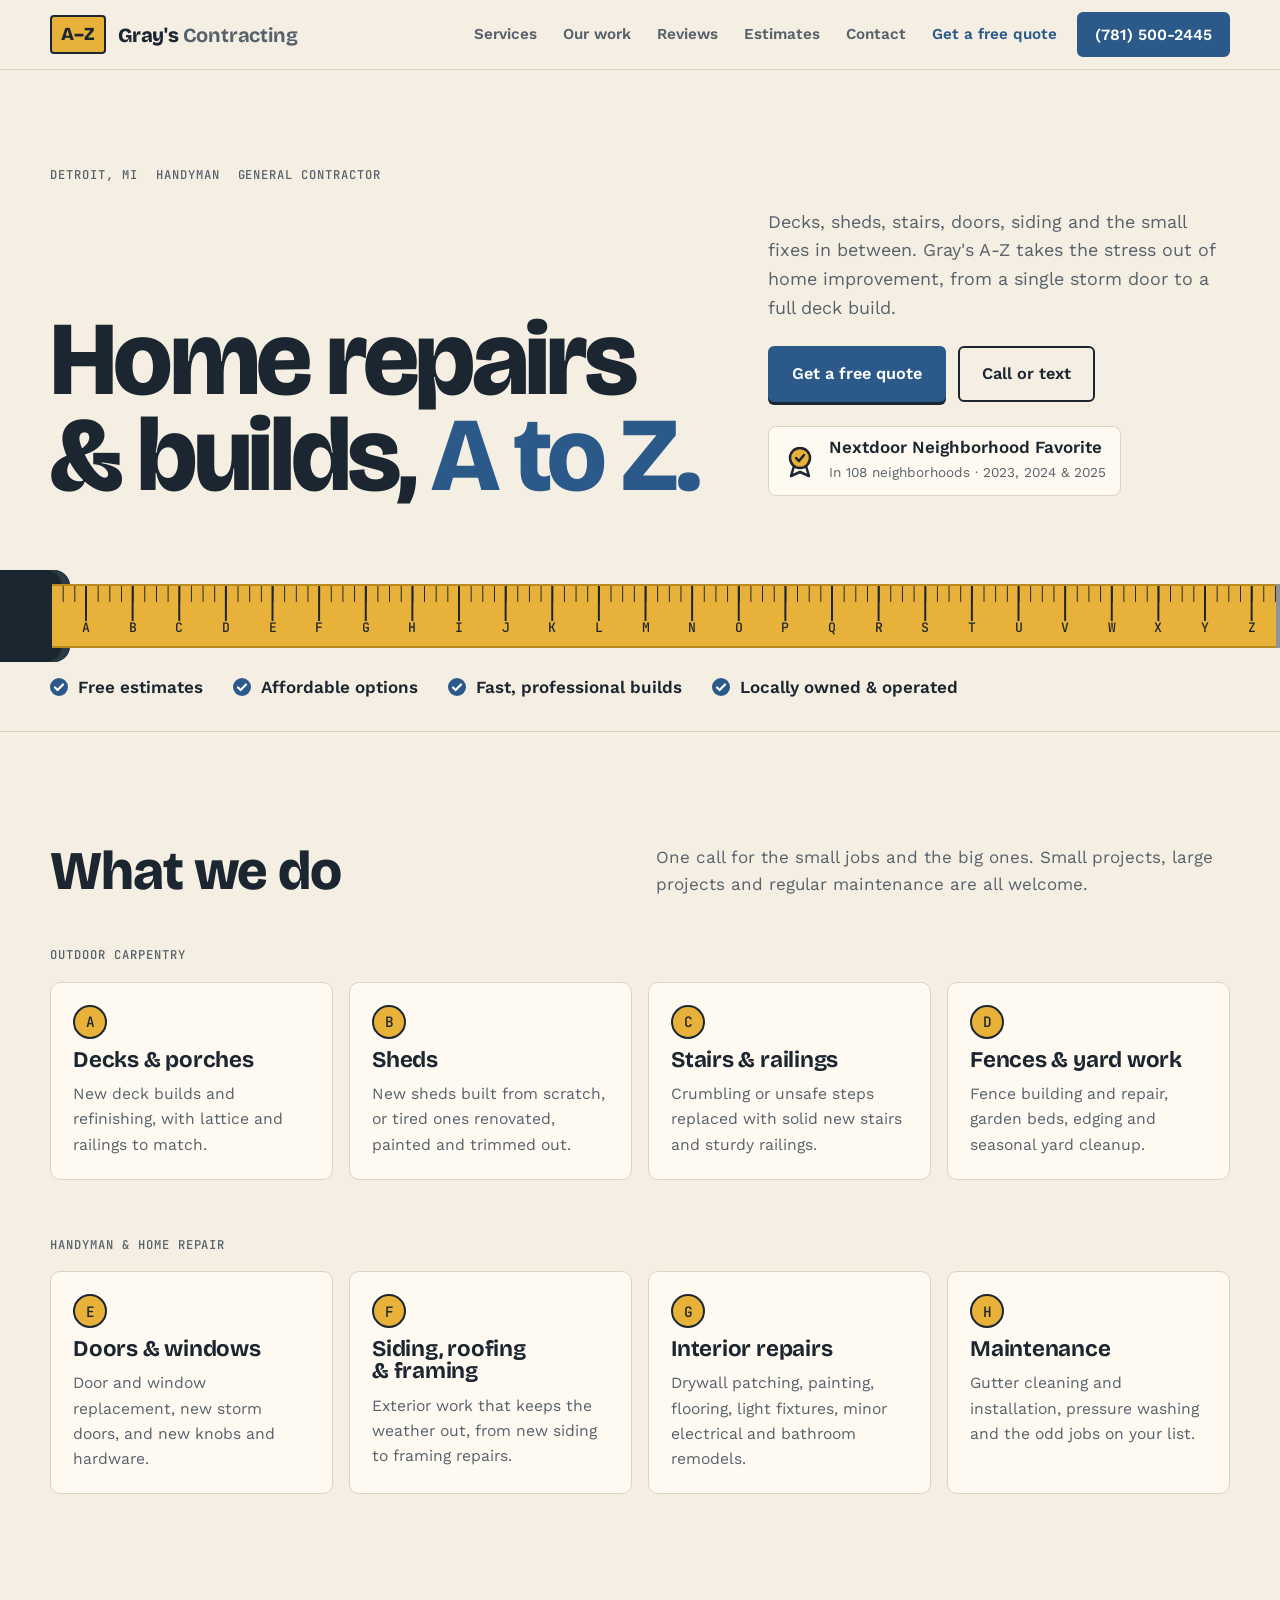
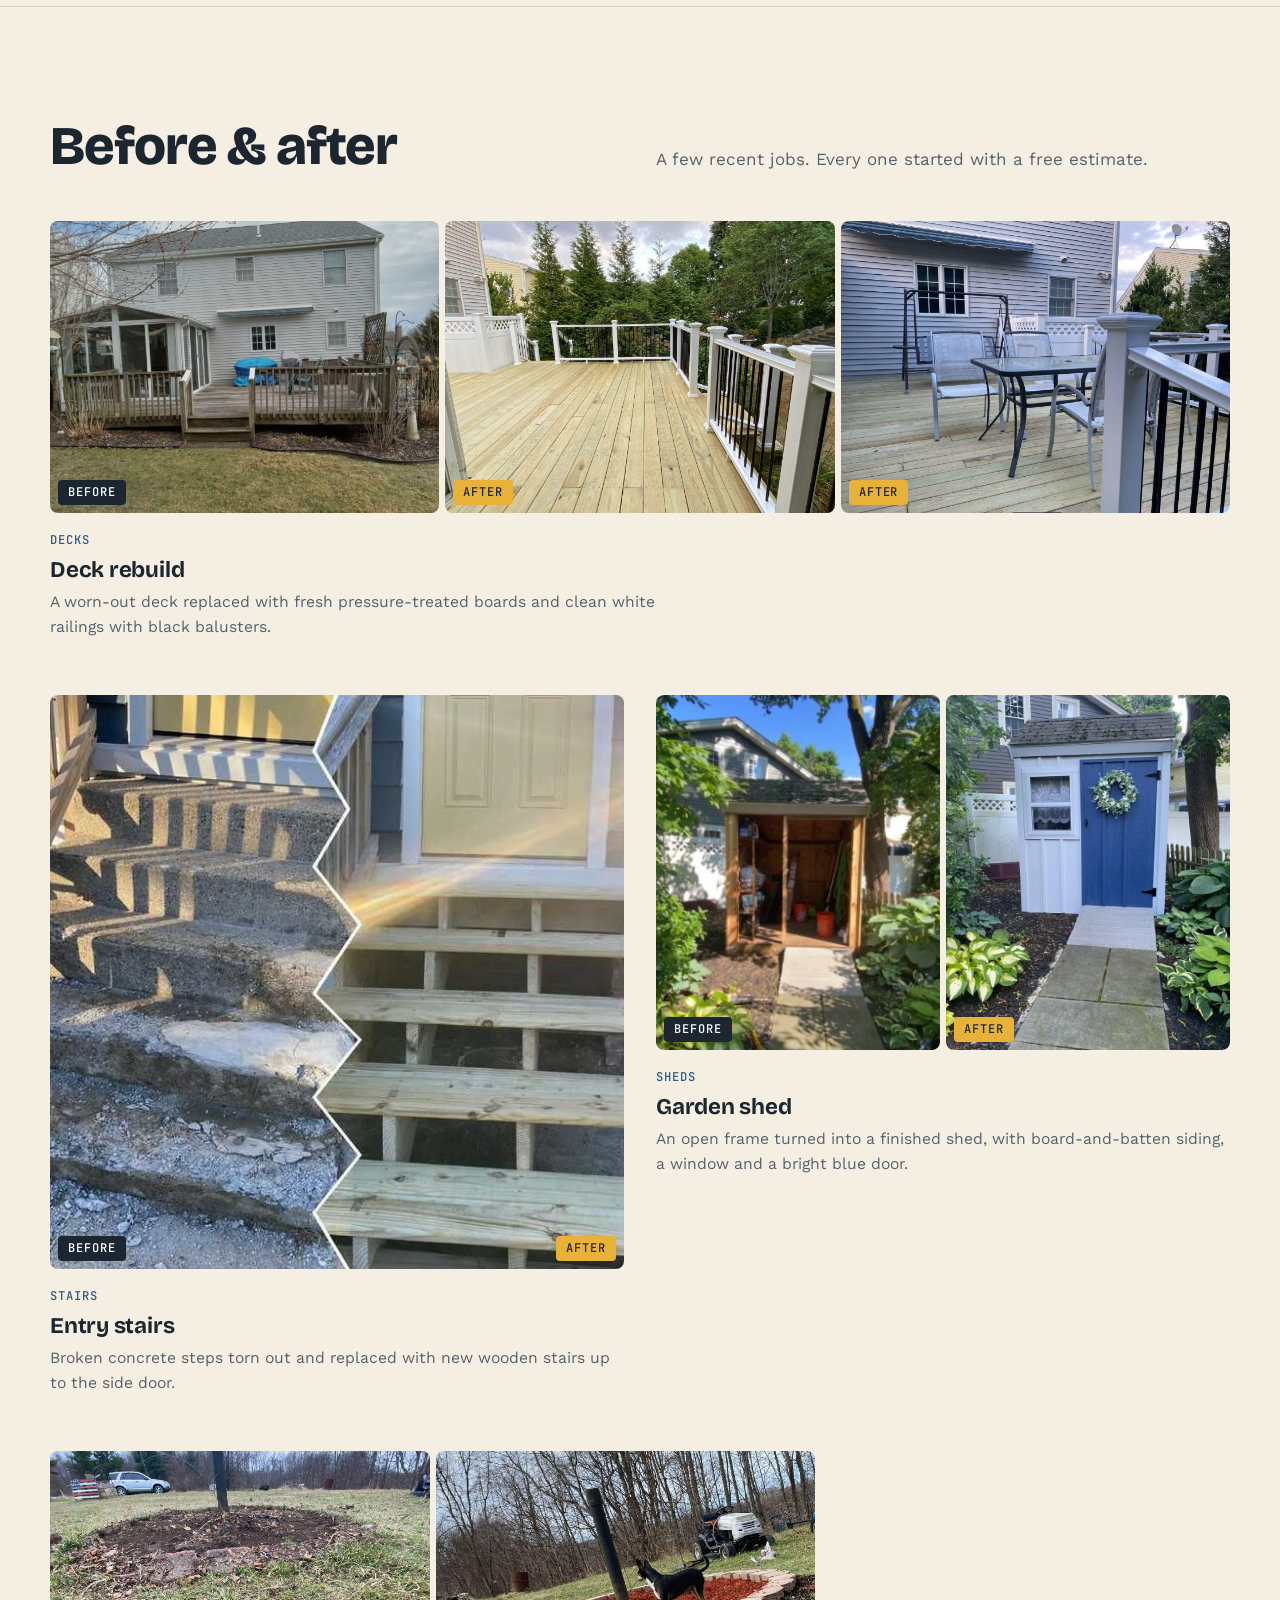
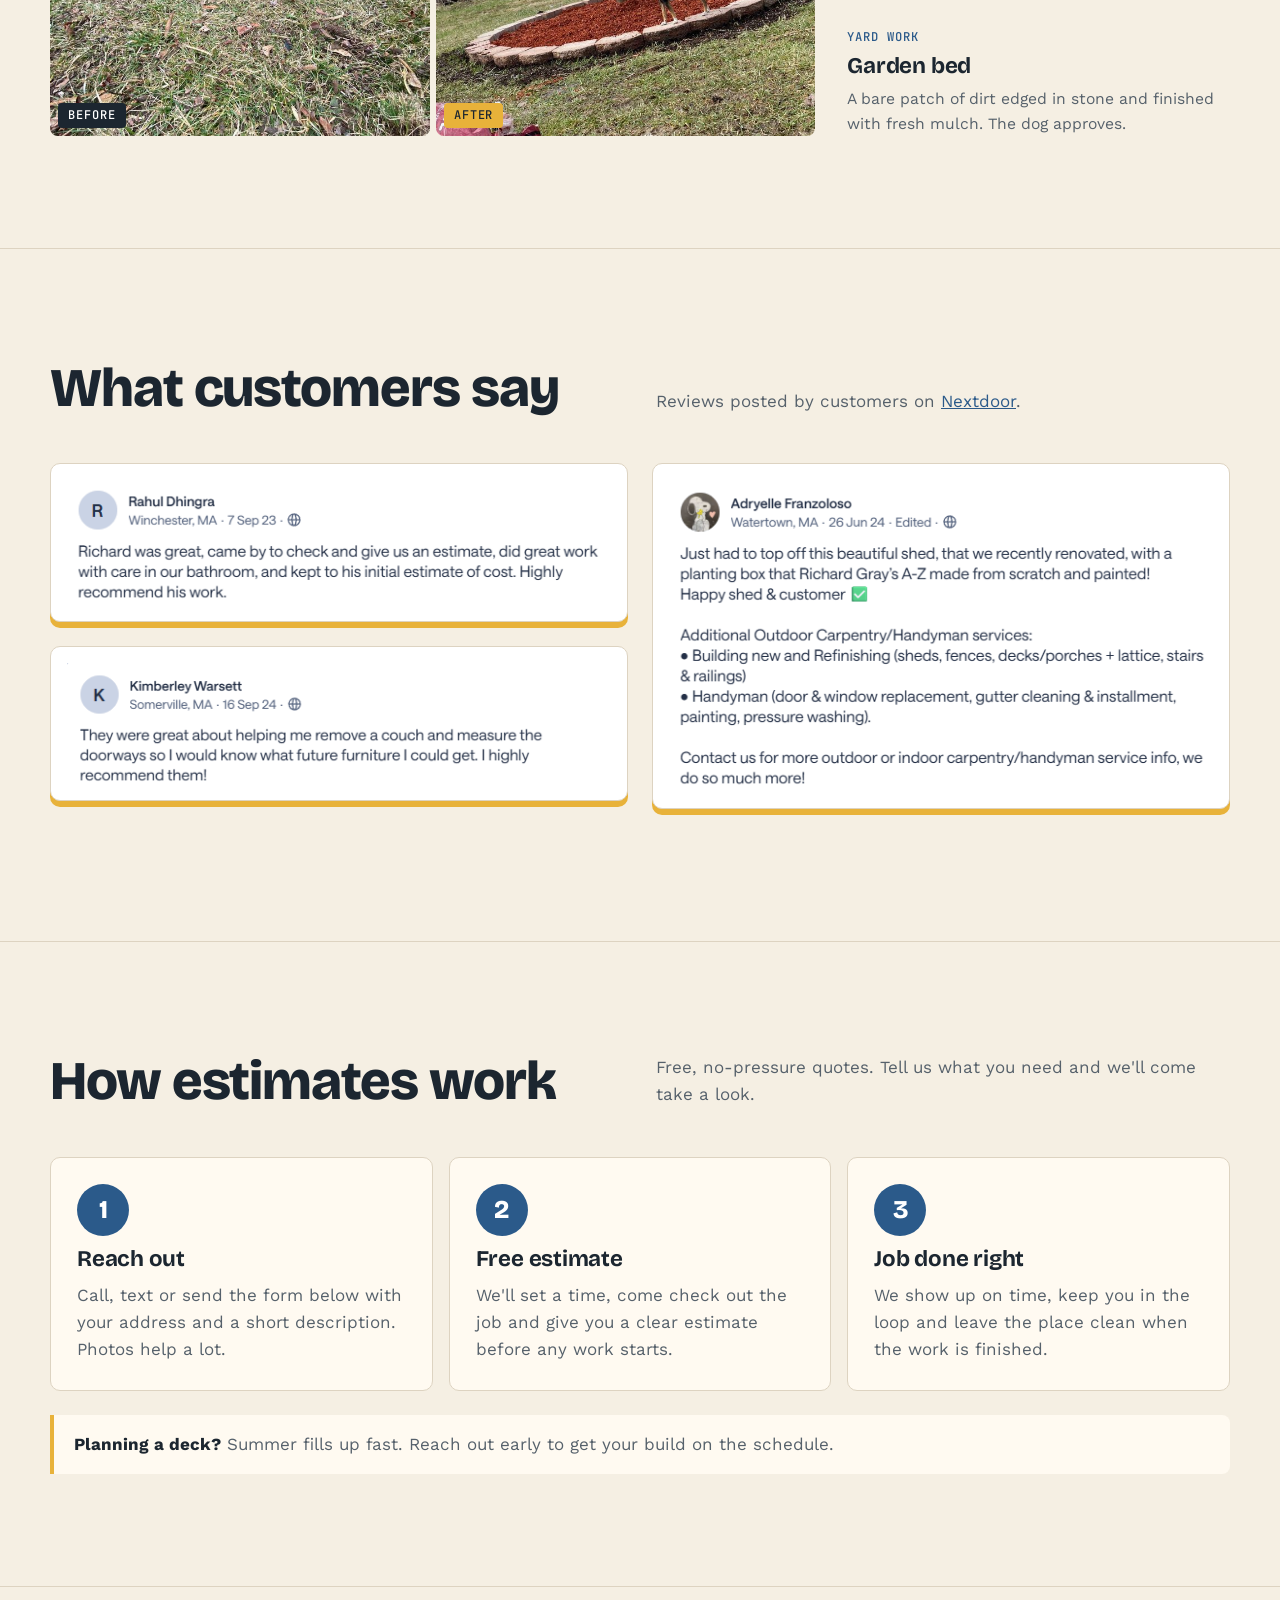
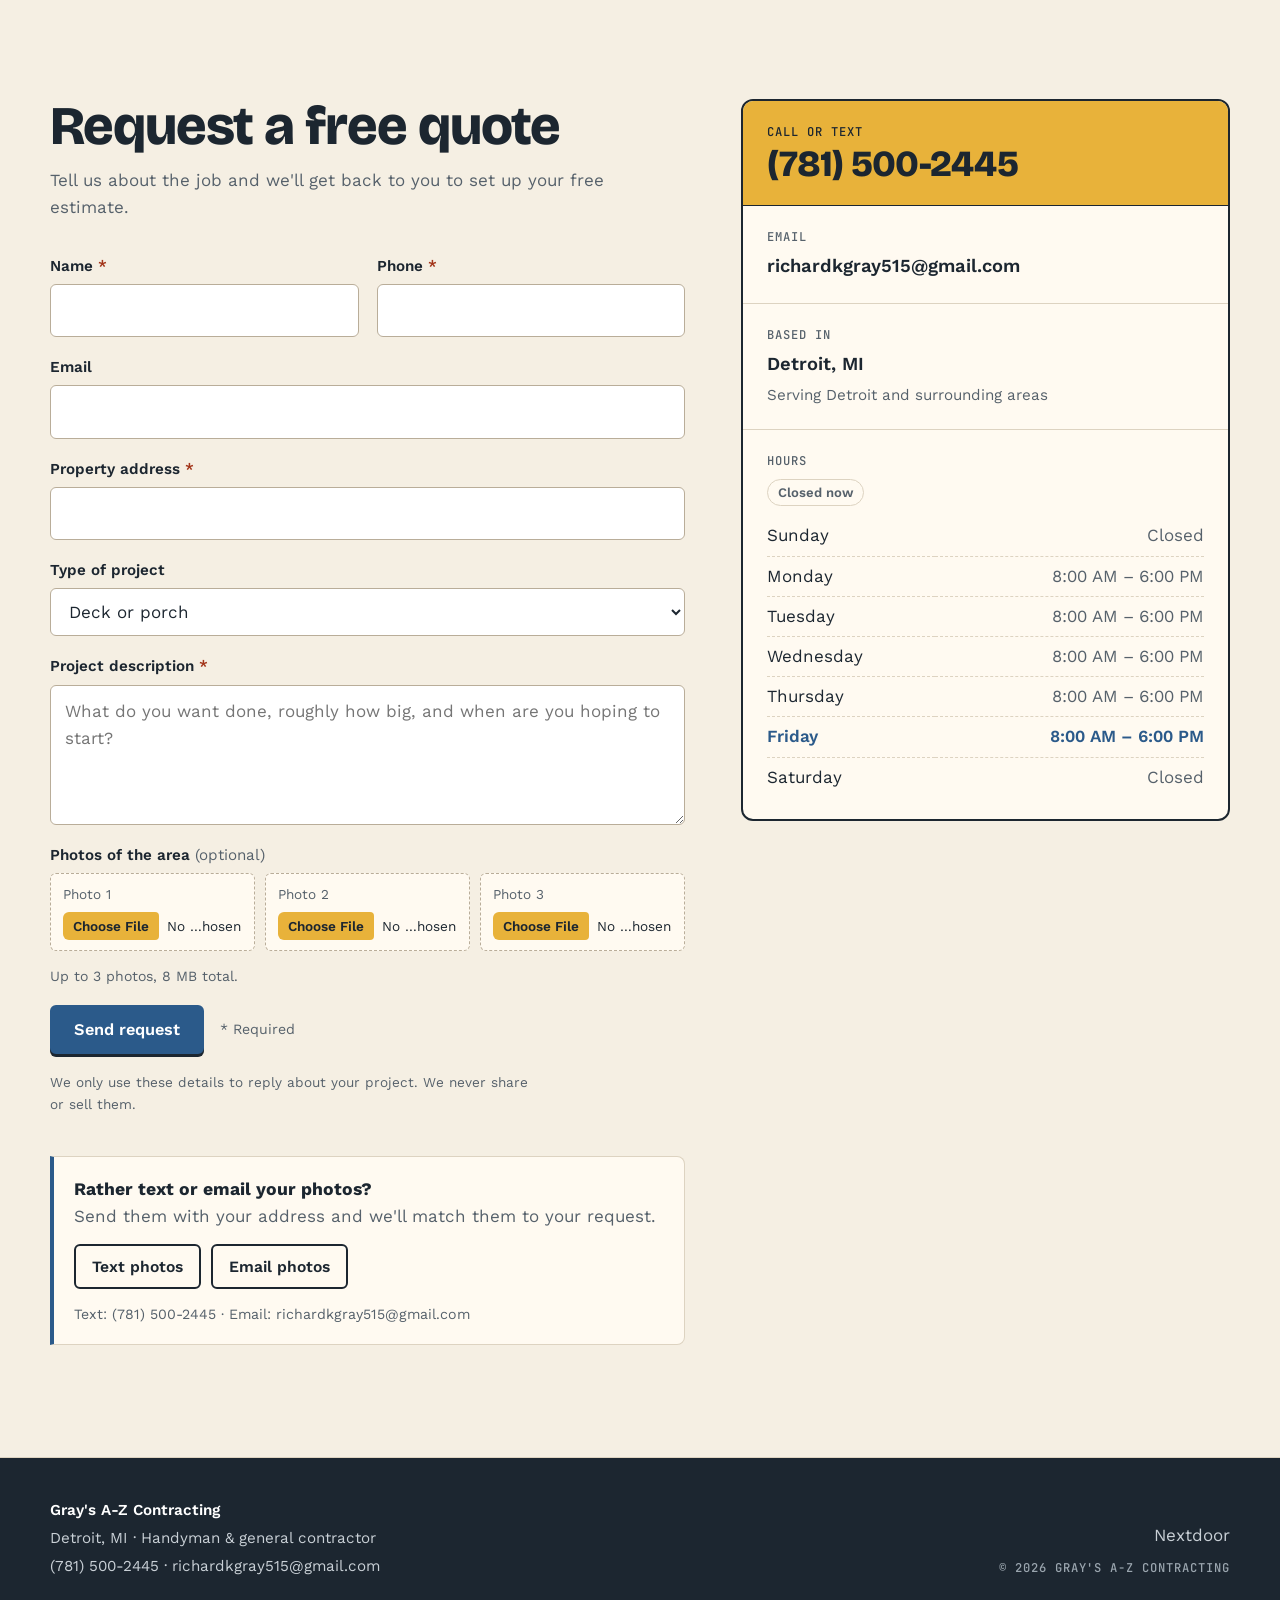
<file: index.html>
<!DOCTYPE html>
<html lang="en">
<head>
<meta charset="utf-8">
<meta name="viewport" content="width=device-width, initial-scale=1">
<title>Gray's A-Z Contracting | Handyman &amp; General Contractor in Detroit, MI</title>
<meta name="description" content="Gray's A-Z Contracting: decks, sheds, stairs, doors, siding, painting, drywall and handyman repairs in Detroit and Metro Detroit. Nextdoor Neighborhood Favorite. Free estimates: (781) 500-2445.">
<link rel="canonical" href="https://grays-az-contracting.netlify.app/">
<link rel="icon" href="assets/favicon.svg" type="image/svg+xml">
<meta name="theme-color" content="#1c2630">

<meta property="og:type" content="website">
<meta property="og:site_name" content="Gray's A-Z Contracting">
<meta property="og:title" content="Gray's A-Z Contracting | Handyman &amp; General Contractor in Detroit">
<meta property="og:description" content="Decks, sheds, stairs, doors, siding and home repairs, A to Z. Free estimates.">
<meta property="og:url" content="https://grays-az-contracting.netlify.app/">
<meta property="og:image" content="https://grays-az-contracting.netlify.app/assets/images/deck-after.jpg">
<meta property="og:image:width" content="712">
<meta property="og:image:height" content="510">
<meta property="og:image:alt" content="New pressure-treated deck with white railings built by Gray's A-Z Contracting">
<meta name="twitter:card" content="summary_large_image">

<script type="application/ld+json">
{
  "@context": "https://schema.org",
  "@type": "GeneralContractor",
  "name": "Gray's A-Z Contracting",
  "url": "https://grays-az-contracting.netlify.app/",
  "image": "https://grays-az-contracting.netlify.app/assets/images/deck-after.jpg",
  "telephone": "+1-781-500-2445",
  "email": "richardkgray515@gmail.com",
  "founder": { "@type": "Person", "name": "Richard Gray" },
  "address": {
    "@type": "PostalAddress",
    "addressLocality": "Detroit",
    "addressRegion": "MI",
    "addressCountry": "US"
  },
  "areaServed": [
    { "@type": "City", "name": "Detroit" },
    { "@type": "AdministrativeArea", "name": "Metro Detroit" }
  ],
  "openingHoursSpecification": [
    { "@type": "OpeningHoursSpecification", "dayOfWeek": ["Monday", "Tuesday", "Wednesday", "Thursday", "Friday"], "opens": "08:00", "closes": "18:00" }
  ],
  "award": "Nextdoor Neighborhood Favorite 2023, 2024 and 2025",
  "sameAs": [
    "https://nextdoor.com/page/grays-a-z-watertown-ma/"
  ]
}
</script>

<link rel="preconnect" href="https://fonts.googleapis.com">
<link rel="preconnect" href="https://fonts.gstatic.com" crossorigin>
<link href="https://fonts.googleapis.com/css2?family=Bricolage+Grotesque:opsz,wght@12..96,700;12..96,800&family=Work+Sans:wght@400;600&family=JetBrains+Mono:wght@500&display=swap" rel="stylesheet">
<link rel="stylesheet" href="style.css">
</head>
<body>

<a class="skip" href="#main">Skip to content</a>

<header class="topbar">
  <div class="wrap">
    <a class="brand" href="#main" aria-label="Gray's A-Z Contracting home">
      <span class="brand-mark">A–Z</span>
      <span class="brand-name">Gray's <span>Contracting</span></span>
    </a>
    <nav class="nav" id="site-nav" aria-label="Main">
      <a class="link" href="#services">Services</a>
      <a class="link" href="#work">Our work</a>
      <a class="link" href="#reviews">Reviews</a>
      <a class="link" href="#estimates">Estimates</a>
      <a class="link" href="#contact">Contact</a>
      <a class="link link-quote" href="#quote">Get a free quote</a>
    </nav>
    <div class="top-actions">
      <a class="btn btn-solid" href="tel:+17815002445" aria-label="Call (781) 500-2445"><span class="call-full">(781) 500-2445</span><span class="call-short">Call</span></a>
      <button class="menu-toggle" type="button" aria-expanded="false" aria-controls="site-nav">Menu</button>
    </div>
  </div>
</header>

<main id="main" tabindex="-1">
  <section class="hero">
    <div class="wrap">
      <div class="eyebrow">
        <span class="mono">Detroit, MI</span>
        <span class="mono">Handyman</span>
        <span class="mono">General contractor</span>
      </div>
      <div class="hero-grid">
        <h1>Home repairs <span class="nowrap">&amp; builds,</span> <em>A&nbsp;to&nbsp;Z.</em></h1>
        <div class="hero-side">
          <p>Decks, sheds, stairs, doors, siding and the small fixes in between. Gray's A-Z takes the stress out of home improvement, from a single storm door to a full deck build.</p>
          <div class="cta-row">
            <a class="btn btn-solid" href="#quote">Get a free quote</a>
            <a class="btn btn-line" href="tel:+17815002445">Call or text</a>
          </div>
          <div class="award">
            <svg width="34" height="34" viewBox="0 0 34 34" aria-hidden="true">
              <circle cx="17" cy="14" r="10" fill="#e8b23a" stroke="#1c2630" stroke-width="2.5"/>
              <path d="M11 22 L8 32 L17 28 L26 32 L23 22" fill="none" stroke="#1c2630" stroke-width="2.5" stroke-linejoin="round"/>
              <path d="M13 14 l3 3 l5 -6" fill="none" stroke="#1c2630" stroke-width="2.5" stroke-linecap="round" stroke-linejoin="round"/>
            </svg>
            <div>
              <strong>Nextdoor Neighborhood Favorite</strong>
              <span>In 108 neighborhoods · 2023, 2024 &amp; 2025</span>
            </div>
          </div>
        </div>
      </div>
    </div>

    <div class="tape" aria-hidden="true">
      <div class="tape-blade">
        <span>A</span><span>B</span><span>C</span><span>D</span><span>E</span><span>F</span><span>G</span><span>H</span><span>I</span><span>J</span><span>K</span><span>L</span><span>M</span><span>N</span><span>O</span><span>P</span><span>Q</span><span>R</span><span>S</span><span>T</span><span>U</span><span>V</span><span>W</span><span>X</span><span>Y</span><span>Z</span>
      </div>
    </div>

    <div class="wrap">
      <ul class="promises">
        <li>Free estimates</li>
        <li>Affordable options</li>
        <li>Fast, professional builds</li>
        <li>Locally owned &amp; operated</li>
      </ul>
    </div>
  </section>

  <section class="block" id="services">
    <div class="wrap">
      <div class="block-head">
        <h2>What we do</h2>
        <p>One call for the small jobs and the big ones. Small projects, large projects and regular maintenance are all welcome.</p>
      </div>

      <div class="svc-group">
        <span class="mono">Outdoor carpentry</span>
        <div class="svc-grid">
          <article class="svc">
            <span class="num">A</span>
            <h3>Decks &amp; porches</h3>
            <p>New deck builds and refinishing, with lattice and railings to match.</p>
          </article>
          <article class="svc">
            <span class="num">B</span>
            <h3>Sheds</h3>
            <p>New sheds built from scratch, or tired ones renovated, painted and trimmed out.</p>
          </article>
          <article class="svc">
            <span class="num">C</span>
            <h3>Stairs &amp; railings</h3>
            <p>Crumbling or unsafe steps replaced with solid new stairs and sturdy railings.</p>
          </article>
          <article class="svc">
            <span class="num">D</span>
            <h3>Fences &amp; yard work</h3>
            <p>Fence building and repair, garden beds, edging and seasonal yard cleanup.</p>
          </article>
        </div>
      </div>

      <div class="svc-group">
        <span class="mono">Handyman &amp; home repair</span>
        <div class="svc-grid">
          <article class="svc">
            <span class="num">E</span>
            <h3>Doors &amp; windows</h3>
            <p>Door and window replacement, new storm doors, and new knobs and hardware.</p>
          </article>
          <article class="svc">
            <span class="num">F</span>
            <h3>Siding, roofing &amp; framing</h3>
            <p>Exterior work that keeps the weather out, from new siding to framing repairs.</p>
          </article>
          <article class="svc">
            <span class="num">G</span>
            <h3>Interior repairs</h3>
            <p>Drywall patching, painting, flooring, light fixtures, minor electrical and bathroom remodels.</p>
          </article>
          <article class="svc">
            <span class="num">H</span>
            <h3>Maintenance</h3>
            <p>Gutter cleaning and installation, pressure washing and the odd jobs on your list.</p>
          </article>
        </div>
      </div>
    </div>
  </section>

  <section class="block" id="work">
    <div class="wrap">
      <div class="block-head">
        <h2>Before &amp; after</h2>
        <p>A few recent jobs. Every one started with a free estimate.</p>
      </div>
      <div class="projects">
        <figure class="project wide">
          <div class="trio">
            <div class="shot">
              <img src="assets/images/deck-before.jpg" width="712" height="511" loading="lazy" alt="Before: a gray, weathered wood deck with worn railings behind a two-story house">
              <span class="tag">Before</span>
            </div>
            <div class="shot">
              <img src="assets/images/deck-after.jpg" width="712" height="510" loading="lazy" alt="After: new pressure-treated deck boards with white vinyl railing posts and black balusters">
              <span class="tag after">After</span>
            </div>
            <div class="shot">
              <img src="assets/images/deck-after-2.jpg" width="708" height="516" loading="lazy" alt="After: patio furniture set up on the finished deck beside the new white and black railing">
              <span class="tag after">After</span>
            </div>
          </div>
          <figcaption>
            <span class="mono">Decks</span>
            <h3>Deck rebuild</h3>
            <p>A worn-out deck replaced with fresh pressure-treated boards and clean white railings with black balusters.</p>
          </figcaption>
        </figure>

        <figure class="project">
          <div class="shot single">
            <img src="assets/images/stairs-before-after.jpg" width="600" height="600" loading="lazy" alt="Before and after: crumbling concrete entry steps on the left, new pressure-treated wood stairs at the same door on the right">
            <span class="tag">Before</span>
            <span class="tag after right">After</span>
          </div>
          <figcaption>
            <span class="mono">Stairs</span>
            <h3>Entry stairs</h3>
            <p>Broken concrete steps torn out and replaced with new wooden stairs up to the side door.</p>
          </figcaption>
        </figure>

        <figure class="project">
          <div class="pair">
            <div class="shot">
              <img src="assets/images/shed-before.jpg" width="294" height="510" loading="lazy" alt="Before: an open, unfinished wood-framed shed full of garden supplies">
              <span class="tag">Before</span>
            </div>
            <div class="shot">
              <img src="assets/images/shed-after.jpg" width="396" height="515" loading="lazy" alt="After: the shed finished in white board-and-batten with a blue door, a window and a wreath">
              <span class="tag after">After</span>
            </div>
          </div>
          <figcaption>
            <span class="mono">Sheds</span>
            <h3>Garden shed</h3>
            <p>An open frame turned into a finished shed, with board-and-batten siding, a window and a bright blue door.</p>
          </figcaption>
        </figure>

        <figure class="project wide">
          <div class="pair landscape">
            <div class="shot">
              <img src="assets/images/garden-bed-before.jpg" width="715" height="507" loading="lazy" alt="Before: a patchy circle of bare dirt and dead leaves around a post in the lawn">
              <span class="tag">Before</span>
            </div>
            <div class="shot">
              <img src="assets/images/garden-bed-after.jpg" width="707" height="512" loading="lazy" alt="After: the same spot edged with stone blocks and filled with red mulch">
              <span class="tag after">After</span>
            </div>
          </div>
          <figcaption>
            <span class="mono">Yard work</span>
            <h3>Garden bed</h3>
            <p>A bare patch of dirt edged in stone and finished with fresh mulch. The dog approves.</p>
          </figcaption>
        </figure>
      </div>
    </div>
  </section>

  <section class="block" id="reviews">
    <div class="wrap">
      <div class="block-head">
        <h2>What customers say</h2>
        <p>Reviews posted by customers on <a href="https://nextdoor.com/page/grays-a-z-watertown-ma/">Nextdoor</a>.</p>
      </div>
      <div class="reviews">
        <figure class="review">
          <img src="assets/images/review-rahul-dhingra.png" width="563" height="133" loading="lazy" alt="Review by Rahul Dhingra, 7 Sep 23: Richard was great, came by to check and give us an estimate, did great work with care in our bathroom, and kept to his initial estimate of cost. Highly recommend his work.">
        </figure>
        <figure class="review">
          <img src="assets/images/review-kimberley-warsett.png" width="569" height="131" loading="lazy" alt="Review by Kimberley Warsett, 16 Sep 24: They were great about helping me remove a couch and measure the doorways so I would know what future furniture I could get. I highly recommend them!">
        </figure>
        <figure class="review">
          <img src="assets/images/review-adryelle-franzoloso.png" width="560" height="325" loading="lazy" alt="Review by Adryelle Franzoloso, 26 Jun 24: Just had to top off this beautiful shed, that we recently renovated, with a planting box that Richard Gray's A-Z made from scratch and painted! Happy shed and customer. Additional outdoor carpentry and handyman services: building new and refinishing sheds, fences, decks and porches with lattice, stairs and railings; handyman work including door and window replacement, gutter cleaning and installment, painting and pressure washing. Contact us for more outdoor or indoor carpentry and handyman service info, we do so much more!">
        </figure>
      </div>
    </div>
  </section>

  <section class="block" id="estimates">
    <div class="wrap">
      <div class="block-head">
        <h2>How estimates work</h2>
        <p>Free, no-pressure quotes. Tell us what you need and we'll come take a look.</p>
      </div>
      <div class="steps">
        <div class="step">
          <span class="big">1</span>
          <h3>Reach out</h3>
          <p>Call, text or send the form below with your address and a short description. Photos help a lot.</p>
        </div>
        <div class="step">
          <span class="big">2</span>
          <h3>Free estimate</h3>
          <p>We'll set a time, come check out the job and give you a clear estimate before any work starts.</p>
        </div>
        <div class="step">
          <span class="big">3</span>
          <h3>Job done right</h3>
          <p>We show up on time, keep you in the loop and leave the place clean when the work is finished.</p>
        </div>
      </div>
      <p class="note"><strong>Planning a deck?</strong> Summer fills up fast. Reach out early to get your build on the schedule.</p>
    </div>
  </section>

  <section class="block" id="contact">
    <div class="wrap quote-grid">
      <div id="quote">
        <h2 class="quote-title">Request a free quote</h2>
        <p class="lead">Tell us about the job and we'll get back to you to set up your free estimate.</p>
        <form id="quote-form" name="quote" method="POST" action="/thanks.html" enctype="multipart/form-data" data-netlify="true" netlify-honeypot="company-website">
          <input type="hidden" name="form-name" value="quote">
          <p class="hp">
            <label for="q-hp">Leave this field empty</label>
            <input id="q-hp" name="company-website" tabindex="-1" autocomplete="off">
          </p>
          <div class="field">
            <label for="q-name">Name <span class="req" aria-hidden="true">*</span></label>
            <input id="q-name" name="name" autocomplete="name" required>
          </div>
          <div class="field">
            <label for="q-phone">Phone <span class="req" aria-hidden="true">*</span></label>
            <input id="q-phone" name="phone" type="tel" autocomplete="tel" required>
          </div>
          <div class="field full">
            <label for="q-email">Email</label>
            <input id="q-email" name="email" type="email" autocomplete="email">
          </div>
          <div class="field full">
            <label for="q-address">Property address <span class="req" aria-hidden="true">*</span></label>
            <input id="q-address" name="address" autocomplete="street-address" required>
          </div>
          <div class="field full">
            <label for="q-type">Type of project</label>
            <select id="q-type" name="type">
              <option>Deck or porch</option>
              <option>Shed</option>
              <option>Stairs or railings</option>
              <option>Fence or yard work</option>
              <option>Doors or windows</option>
              <option>Siding, roofing or framing</option>
              <option>Interior repair (drywall, painting, flooring)</option>
              <option>Bathroom remodel</option>
              <option>Gutters or pressure washing</option>
              <option>Something else</option>
            </select>
          </div>
          <div class="field full">
            <label for="q-desc">Project description <span class="req" aria-hidden="true">*</span></label>
            <textarea id="q-desc" name="description" required placeholder="What do you want done, roughly how big, and when are you hoping to start?"></textarea>
          </div>
          <fieldset class="field full photos">
            <legend>Photos of the area <span class="optional">(optional)</span></legend>
            <div class="photo-inputs">
              <label class="file" for="q-photo1"><span>Photo 1</span><input id="q-photo1" name="photo1" type="file" accept="image/*"></label>
              <label class="file" for="q-photo2"><span>Photo 2</span><input id="q-photo2" name="photo2" type="file" accept="image/*"></label>
              <label class="file" for="q-photo3"><span>Photo 3</span><input id="q-photo3" name="photo3" type="file" accept="image/*"></label>
            </div>
            <p class="hint" id="photo-msg" tabindex="-1" aria-live="polite">Up to 3 photos, 8 MB total.</p>
          </fieldset>
          <div class="form-foot">
            <button class="btn btn-solid" type="submit">Send request</button>
            <small><span class="req" aria-hidden="true">*</span> Required</small>
          </div>
          <p class="privacy">We only use these details to reply about your project. We never share or sell them.</p>
        </form>

        <div class="photo-box">
          <div>
            <strong>Rather text or email your photos?</strong>
            <span>Send them with your address and we'll match them to your request.</span>
          </div>
          <div class="photo-actions">
            <a class="btn btn-line" href="sms:+17815002445?&amp;body=Hi%20Gray%27s%20A-Z%2C%20here%20are%20photos%20of%20my%20project.%20Address%3A%20">Text photos</a>
            <a class="btn btn-line" href="mailto:richardkgray515@gmail.com?subject=Project%20photos&amp;body=Property%20address%3A%20%0A%0A(Attach%20your%20photos%20to%20this%20email.)">Email photos</a>
          </div>
          <small>Text: (781) 500-2445 · Email: richardkgray515@gmail.com</small>
        </div>
      </div>

      <aside class="card" aria-label="Contact details">
        <div>
          <span class="mono">Call or text</span>
          <a class="phone-big" href="tel:+17815002445">(781) 500-2445</a>
        </div>
        <div>
          <span class="mono">Email</span>
          <a class="val" href="mailto:richardkgray515@gmail.com">richardkgray515@gmail.com</a>
        </div>
        <div>
          <span class="mono">Based in</span>
          <span class="val">Detroit, MI</span>
          <span class="sub">Serving Detroit and surrounding areas</span>
        </div>
        <div>
          <span class="mono">Hours</span>
          <span class="status" id="open-status" hidden></span>
          <table class="hours">
            <caption class="visually-hidden">Business hours</caption>
            <tbody>
              <tr data-days="0"><td>Sunday</td><td>Closed</td></tr>
              <tr data-days="1"><td>Monday</td><td>8:00 AM – 6:00 PM</td></tr>
              <tr data-days="2"><td>Tuesday</td><td>8:00 AM – 6:00 PM</td></tr>
              <tr data-days="3"><td>Wednesday</td><td>8:00 AM – 6:00 PM</td></tr>
              <tr data-days="4"><td>Thursday</td><td>8:00 AM – 6:00 PM</td></tr>
              <tr data-days="5"><td>Friday</td><td>8:00 AM – 6:00 PM</td></tr>
              <tr data-days="6"><td>Saturday</td><td>Closed</td></tr>
            </tbody>
          </table>
        </div>
      </aside>
    </div>
  </section>
</main>

<footer>
  <div class="wrap">
    <div class="foot-nap">
      <strong>Gray's A-Z Contracting</strong>
      <span>Detroit, MI · Handyman &amp; general contractor</span>
      <span><a href="tel:+17815002445">(781) 500-2445</a> · <a href="mailto:richardkgray515@gmail.com">richardkgray515@gmail.com</a></span>
    </div>
    <div class="foot-side">
      <nav aria-label="Social">
        <a href="https://nextdoor.com/page/grays-a-z-watertown-ma/">Nextdoor</a>
      </nav>
      <span class="mono">© 2026 Gray's A-Z Contracting</span>
    </div>
  </div>
</footer>

<script src="script.js"></script>
</body>
</html>
</file>
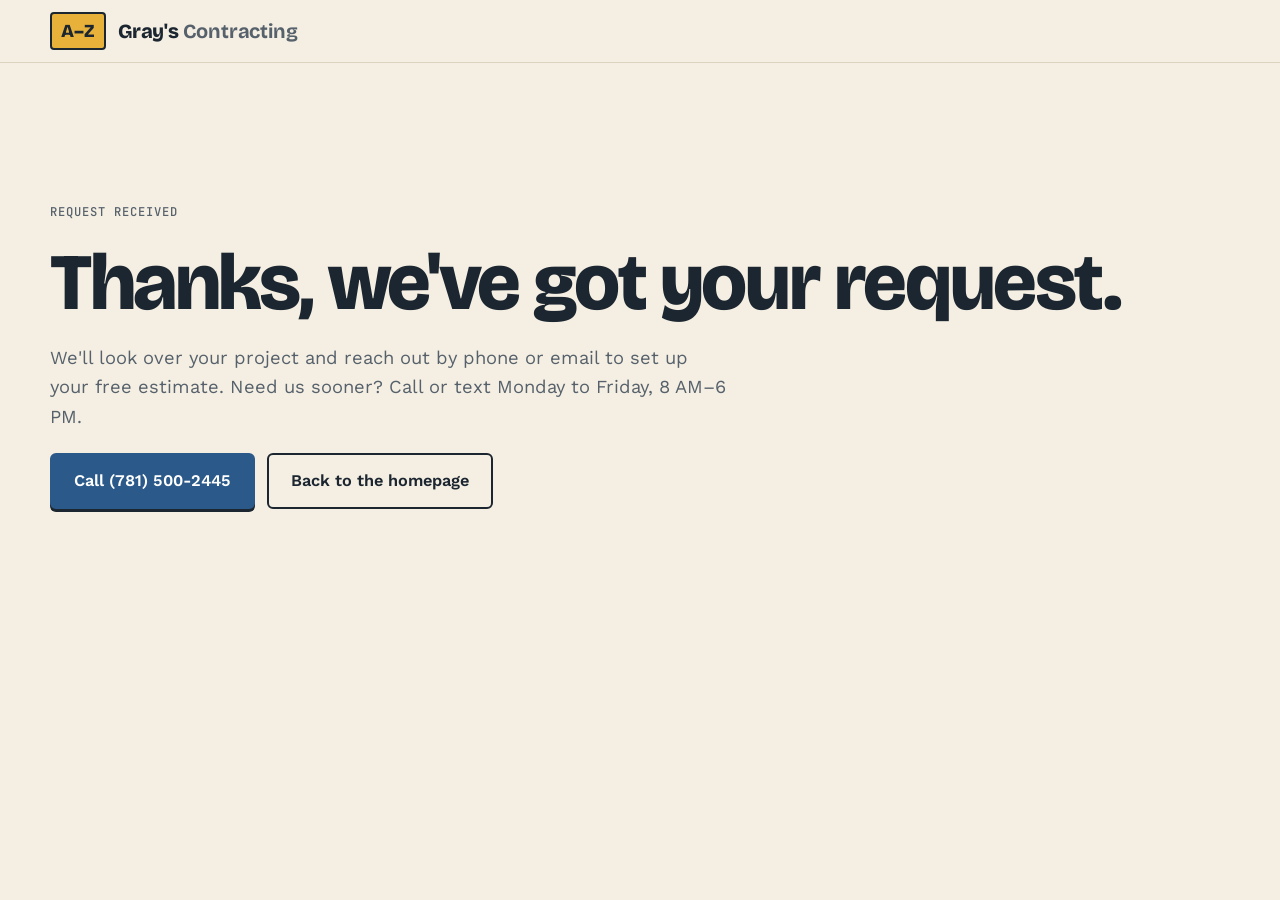
<file: thanks.html>
<!DOCTYPE html>
<html lang="en">
<head>
<meta charset="utf-8">
<meta name="viewport" content="width=device-width, initial-scale=1">
<title>Request received | Gray's A-Z Contracting</title>
<meta name="robots" content="noindex">
<link rel="icon" href="/assets/favicon.svg" type="image/svg+xml">
<meta name="theme-color" content="#1c2630">
<link rel="preconnect" href="https://fonts.googleapis.com">
<link rel="preconnect" href="https://fonts.gstatic.com" crossorigin>
<link href="https://fonts.googleapis.com/css2?family=Bricolage+Grotesque:opsz,wght@12..96,700;12..96,800&family=Work+Sans:wght@400;600&family=JetBrains+Mono:wght@500&display=swap" rel="stylesheet">
<link rel="stylesheet" href="/style.css">
</head>
<body>
<header class="topbar">
  <div class="wrap">
    <a class="brand" href="/" aria-label="Gray's A-Z Contracting home">
      <span class="brand-mark">A–Z</span>
      <span class="brand-name">Gray's <span>Contracting</span></span>
    </a>
  </div>
</header>
<main class="wrap simple-page">
  <span class="mono">Request received</span>
  <h1>Thanks, we've got your request.</h1>
  <p>We'll look over your project and reach out by phone or email to set up your free estimate. Need us sooner? Call or text Monday to Friday, 8 AM–6 PM.</p>
  <div class="cta-row">
    <a class="btn btn-solid" href="tel:+17815002445">Call (781) 500-2445</a>
    <a class="btn btn-line" href="/">Back to the homepage</a>
  </div>
</main>
</body>
</html>
</file>
<file: style.css>
/* Layout idea: a carpenter's workbench. Warm paper ground, deep slate ink, lumber-yellow and
   shed-door-blue accents, and a tape measure marked A to Z that unrolls across the hero. */
:root {
  --paper: #f5efe3;
  --card: #fffaf1;
  --line: #ddd3c1;
  --ink: #1c2630;
  --muted: #56616b;
  --tape: #e8b23a;
  --blue: #2b5a8a;
  --blue-dark: #214769;
  --font-display: "Bricolage Grotesque", "Segoe UI", Roboto, Helvetica, Arial, sans-serif;
  --font-body: "Work Sans", "Segoe UI", Roboto, Helvetica, Arial, sans-serif;
  --font-mono: "JetBrains Mono", ui-monospace, Consolas, monospace;
  color-scheme: light;
}

* { box-sizing: border-box; }
html { scroll-behavior: smooth; }
body {
  margin: 0;
  background: var(--paper);
  color: var(--ink);
  font-family: var(--font-body);
  font-size: 1.0625rem;
  line-height: 1.6;
}
img { max-width: 100%; }
a { color: var(--blue); }
:focus-visible { outline: 3px solid var(--blue); outline-offset: 3px; }
[hidden] { display: none !important; }
main:focus { outline: none; }
.visually-hidden { position: absolute; width: 1px; height: 1px; overflow: hidden; clip: rect(0 0 0 0); white-space: nowrap; }
.nowrap { white-space: nowrap; }
.skip {
  position: absolute; left: 16px; top: -60px; z-index: 20; padding: 10px 16px;
  background: var(--ink); color: #fff; font-weight: 600; text-decoration: none;
}
.skip:focus { top: 12px; }

.wrap { width: min(1180px, 100% - 40px); margin-inline: auto; }
.mono { font-family: var(--font-mono); font-weight: 500; font-size: 0.76rem; letter-spacing: 0.08em; text-transform: uppercase; color: var(--muted); }

h1, h2, h3 { font-family: var(--font-display); line-height: 1; margin: 0; text-wrap: balance; letter-spacing: -0.02em; }
h2 { font-size: clamp(2.3rem, 5vw, 3.4rem); font-weight: 800; }
h3 { font-size: 1.4rem; font-weight: 700; letter-spacing: -0.01em; }
p { margin: 0; max-width: 62ch; }

/* Buttons */
.btn {
  display: inline-flex; align-items: center; gap: 10px;
  padding: 13px 22px;
  font-family: var(--font-body); font-weight: 600; font-size: 1.02rem; text-decoration: none;
  border: 2px solid var(--ink); border-radius: 6px; cursor: pointer;
  transition: background-color .15s, color .15s, transform .15s, box-shadow .15s;
}
.btn-solid { background: var(--blue); border-color: var(--blue); color: #fff; box-shadow: 0 3px 0 var(--ink); }
.btn-solid:hover { background: var(--blue-dark); border-color: var(--blue-dark); transform: translateY(-1px); box-shadow: 0 4px 0 var(--ink); }
.btn-line { background: transparent; color: var(--ink); }
.btn-line:hover { background: var(--ink); color: var(--paper); }

/* Top bar */
.topbar { border-bottom: 1px solid var(--line); position: sticky; top: 0; z-index: 10; background: rgba(245, 239, 227, 0.94); backdrop-filter: blur(6px); }
.topbar .wrap { display: flex; align-items: center; justify-content: space-between; gap: 20px; padding-block: 12px; }
.brand { display: flex; align-items: center; gap: 12px; text-decoration: none; color: var(--ink); }
.brand-mark {
  font-family: var(--font-display); font-weight: 800; font-size: 1.15rem; line-height: 1;
  padding: 8px 9px; background: var(--tape); color: var(--ink); border: 2px solid var(--ink); border-radius: 4px;
}
.brand-name { font-family: var(--font-display); font-weight: 800; font-size: 1.25rem; letter-spacing: -0.01em; }
.brand-name span { font-weight: 700; color: var(--muted); }
.nav { display: flex; align-items: center; gap: 26px; margin-left: auto; }
.nav a.link { text-decoration: none; font-weight: 600; font-size: 0.95rem; color: var(--muted); }
.nav a.link:hover { color: var(--ink); }
.nav a.link-quote { color: var(--blue); }
.top-actions { display: flex; align-items: center; gap: 10px; }
.top-actions .btn { padding: 8px 16px; font-size: 0.98rem; box-shadow: none; }
.call-short { display: none; }
.menu-toggle {
  display: none; padding: 8px 14px; cursor: pointer;
  font: 600 0.98rem var(--font-body); color: var(--ink); background: transparent;
  border: 2px solid var(--line); border-radius: 6px;
}
.menu-toggle[aria-expanded="true"] { border-color: var(--ink); }

/* Hero */
.hero { padding-top: clamp(48px, 8vw, 96px); border-bottom: 1px solid var(--line); }
.hero-grid { display: grid; grid-template-columns: 1.45fr 1fr; gap: 48px; align-items: end; }
.hero h1 { font-size: clamp(3rem, 8.2vw, 6.6rem); font-weight: 800; letter-spacing: -0.035em; line-height: 0.92; }
.hero h1 em { font-style: normal; color: var(--blue); }
.hero-side { display: grid; gap: 24px; padding-bottom: 8px; }
.hero-side p { color: var(--muted); font-size: 1.12rem; }
.cta-row { display: flex; flex-wrap: wrap; gap: 12px; }
.award {
  display: inline-flex; align-items: center; gap: 12px; padding: 10px 14px;
  border: 1px solid var(--line); background: var(--card); border-radius: 8px; width: fit-content;
}
.award svg { flex: none; }
.award strong { display: block; font-weight: 600; line-height: 1.2; }
.award span { font-size: 0.85rem; color: var(--muted); }
.eyebrow { margin-bottom: 22px; display: flex; flex-wrap: wrap; gap: 8px 18px; }

/* Tape measure, A to Z */
.tape { position: relative; margin-top: clamp(48px, 7vw, 80px); padding-left: 52px; }
.tape::before {
  /* the tape case */
  content: ""; position: absolute; left: 0; top: -14px; width: 70px; height: 92px;
  background: var(--ink); border-radius: 0 16px 16px 0;
  box-shadow: inset -8px 0 0 #2c3a47;
}
.tape-blade {
  /* --pl/--pr: where the A and Z marks sit; ticks are spaced to land on every letter */
  --pl: 34px; --pr: 28px;
  position: relative; height: 64px;
  display: flex; justify-content: space-between; align-items: flex-end;
  padding: 0 var(--pr) 8px var(--pl);
  border-top: 2px solid #b98a1f; border-bottom: 2px solid #b98a1f;
  background:
    linear-gradient(90deg, var(--ink) 2px, transparent 2px) calc(var(--pl) - 1px) 0 / calc((100% - var(--pl) - var(--pr)) / 25) 58% repeat-x,
    linear-gradient(90deg, var(--ink) 1px, transparent 1px) var(--pl) 0 / calc((100% - var(--pl) - var(--pr)) / 100) 26% repeat-x,
    var(--tape);
  animation: unroll 1.1s cubic-bezier(.2,.7,.2,1) both;
}
.tape-blade::after {
  /* the hook at the end */
  content: ""; position: absolute; right: -6px; top: -8px; width: 10px; height: 76px;
  background: #8c949b; border-radius: 2px;
}
.tape-blade span {
  width: 0; display: flex; justify-content: center;
  font-family: var(--font-mono); font-weight: 500; font-size: 0.82rem; color: var(--ink);
}
@keyframes unroll { from { clip-path: inset(0 100% 0 0); } to { clip-path: inset(0 0 0 0); } }
@media (prefers-reduced-motion: reduce) { .tape-blade { animation: none; } html { scroll-behavior: auto; } }

.promises {
  list-style: none; margin: 0; padding: 26px 0 30px;
  display: flex; flex-wrap: wrap; gap: 10px 30px;
}
.promises li { display: flex; align-items: center; gap: 10px; font-weight: 600; }
.promises li::before {
  content: ""; width: 18px; height: 18px; flex: none; border-radius: 50%;
  background: var(--blue) url("data:image/svg+xml,%3Csvg xmlns='http://www.w3.org/2000/svg' viewBox='0 0 18 18'%3E%3Cpath d='M5 9.5l2.6 2.5L13 6.5' fill='none' stroke='%23fff' stroke-width='2.2' stroke-linecap='round' stroke-linejoin='round'/%3E%3C/svg%3E") center / 100% no-repeat;
}

/* Generic section */
section.block { padding-block: clamp(64px, 9vw, 112px); border-bottom: 1px solid var(--line); }
.block-head { display: grid; grid-template-columns: 1fr 1fr; gap: 32px; align-items: end; margin-bottom: 48px; }
.block-head p { color: var(--muted); }

/* Services */
.svc-group + .svc-group { margin-top: 56px; }
.svc-group > .mono { display: block; margin-bottom: 16px; }
.svc-grid { display: grid; grid-template-columns: repeat(4, 1fr); gap: 16px; }
.svc {
  padding: 22px; display: grid; gap: 10px; align-content: start;
  background: var(--card); border: 1px solid var(--line); border-radius: 10px;
}
.svc .num {
  width: 34px; height: 34px; display: grid; place-items: center;
  font-family: var(--font-mono); font-weight: 500; font-size: 0.9rem;
  background: var(--tape); border: 2px solid var(--ink); border-radius: 50%;
}
.svc p { color: var(--muted); font-size: 0.98rem; }

/* Work: before / after projects */
.projects { display: grid; grid-template-columns: 1fr 1fr; gap: 56px 32px; }
.project { margin: 0; display: grid; gap: 18px; align-content: start; }
.project figcaption { display: grid; gap: 8px; }
.project figcaption .mono { color: var(--blue); }
.project figcaption p { color: var(--muted); font-size: 0.98rem; }
.pair, .trio { display: grid; grid-template-columns: 1fr 1fr; gap: 6px; }
.trio { grid-template-columns: repeat(3, 1fr); }
.shot { position: relative; background: var(--line); border-radius: 8px; overflow: hidden; }
.shot img { display: block; width: 100%; height: auto; aspect-ratio: 4 / 5; object-fit: cover; }
.trio .shot img, .pair.landscape .shot img { aspect-ratio: 4 / 3; }
.shot.single img { aspect-ratio: 1; }
.tag {
  position: absolute; left: 8px; bottom: 8px; padding: 3px 10px;
  font-family: var(--font-mono); font-weight: 500; font-size: 0.75rem; letter-spacing: 0.08em; text-transform: uppercase;
  background: var(--ink); color: #fff; border-radius: 4px;
}
.tag.after { background: var(--tape); color: var(--ink); }
.tag.right { left: auto; right: 8px; }
.project.wide { grid-column: 1 / -1; }
.project.wide:has(.landscape) { grid-template-columns: 2fr 1fr; gap: 32px; align-items: end; }

/* Reviews: Nextdoor screenshots */
.reviews { columns: 2 420px; column-gap: 24px; }
.review {
  margin: 0 0 24px; break-inside: avoid; background: #fff; padding: 16px 16px 12px;
  border: 1px solid var(--line); border-radius: 10px; box-shadow: 0 6px 0 var(--tape);
}
.review img { display: block; width: 100%; height: auto; }

/* Estimate steps */
.steps { display: grid; grid-template-columns: repeat(3, 1fr); gap: 16px; }
.step { padding: 26px; background: var(--card); border: 1px solid var(--line); border-radius: 10px; display: grid; gap: 12px; align-content: start; }
.step .big {
  width: 52px; height: 52px; display: grid; place-items: center;
  font-family: var(--font-display); font-weight: 800; font-size: 1.6rem; line-height: 1;
  color: #fff; background: var(--blue); border-radius: 50%;
}
.step p { color: var(--muted); }
.note { margin-top: 24px; padding: 16px 20px; border-left: 4px solid var(--tape); background: var(--card); color: var(--muted); max-width: none; border-radius: 0 8px 8px 0; }
.note strong { color: var(--ink); }

/* Quote + contact */
.quote-title { margin-bottom: 14px; }
.lead { color: var(--muted); margin-bottom: 32px; }
.photo-box { display: grid; gap: 14px; padding: 18px 20px; margin-top: 40px; background: var(--card); border: 1px solid var(--line); border-left: 4px solid var(--blue); border-radius: 0 8px 8px 0; }
.photo-box strong { display: block; font-size: 1.1rem; }
.photo-box span, .photo-box small { color: var(--muted); }
.photo-actions { display: flex; flex-wrap: wrap; gap: 10px; }
.photo-actions .btn { padding: 8px 16px; font-size: 0.98rem; }
.quote-grid { display: grid; grid-template-columns: 1.3fr 1fr; gap: 56px; align-items: start; }
form { display: grid; grid-template-columns: 1fr 1fr; gap: 18px; }
.field { display: grid; gap: 6px; }
.field.full { grid-column: 1 / -1; }
label { font-weight: 600; font-size: 0.95rem; }
label .req { color: #a3361b; }
input, select, textarea {
  font: inherit; color: var(--ink); background: #fff;
  border: 1px solid #b9ad99; border-radius: 6px; padding: 12px 14px; width: 100%;
}
input:focus, select:focus, textarea:focus { outline: none; border-color: var(--blue); box-shadow: 0 0 0 3px rgba(43,90,138,.22); }
textarea { min-height: 140px; resize: vertical; }
.form-foot { grid-column: 1 / -1; display: flex; flex-wrap: wrap; align-items: center; gap: 16px; }
.form-foot small { color: var(--muted); }
.hp { position: absolute; left: -9999px; width: 1px; height: 1px; overflow: hidden; }
.photos { border: 0; margin: 0; padding: 0; min-width: 0; }
.photos legend { padding: 0; margin-bottom: 6px; font-weight: 600; font-size: 0.95rem; }
.photos .optional { color: var(--muted); font-weight: 400; }
.photo-inputs { display: grid; grid-template-columns: repeat(3, 1fr); gap: 10px; }
.file { display: grid; gap: 6px; padding: 10px 12px; background: var(--card); border: 1px dashed #b9ad99; border-radius: 6px; font-weight: 400; }
.file span { font-size: 0.85rem; color: var(--muted); }
.file input { padding: 0; border: 0; background: transparent; font-size: 0.85rem; min-width: 0; }
.file input::file-selector-button {
  margin-right: 8px; padding: 6px 10px; cursor: pointer;
  font: 600 0.85rem var(--font-body); color: var(--ink); background: var(--tape); border: 0; border-radius: 4px;
}
.file:focus-within { border-color: var(--blue); }
.hint { margin-top: 8px; font-size: 0.88rem; color: var(--muted); }
.hint.error { color: #a3361b; font-weight: 600; }
.privacy { grid-column: 1 / -1; font-size: 0.85rem; color: var(--muted); }

.card { border: 2px solid var(--ink); background: var(--card); border-radius: 12px; overflow: hidden; }
.card > div { padding: 22px 24px; border-bottom: 1px solid var(--line); display: grid; gap: 4px; }
.card > div:first-child { background: var(--tape); border-bottom-color: var(--ink); }
.card > div:first-child .mono { color: var(--ink); }
.card > div:last-child { border-bottom: 0; }
.card a { text-decoration: none; color: var(--ink); }
.card a:hover { color: var(--blue); }
.card .val { font-size: 1.15rem; font-weight: 600; word-break: break-word; }
.card .sub { color: var(--muted); font-size: 0.95rem; }
.phone-big { font-family: var(--font-display); font-weight: 800; font-size: 2.3rem; line-height: 1; letter-spacing: -0.02em; }
.hours { width: 100%; border-collapse: collapse; font-variant-numeric: tabular-nums; margin-top: 6px; }
.hours td { padding: 6px 0; border-bottom: 1px dashed var(--line); }
.hours td:last-child { text-align: right; color: var(--muted); }
.hours tr.today td { color: var(--blue); font-weight: 600; }
.hours tr:last-child td { border-bottom: 0; }
.status { display: inline-block; width: fit-content; margin-top: 4px; padding: 2px 10px; font-size: 0.82rem; font-weight: 600; border: 1px solid var(--line); border-radius: 99px; color: var(--muted); }
.status.open { border-color: #4f8a3c; color: #2f6b20; background: #e7f2df; }

footer { padding-block: 40px; background: var(--ink); color: #c9d0d6; }
footer .wrap { display: flex; flex-wrap: wrap; justify-content: space-between; align-items: end; gap: 24px; }
.foot-nap { display: grid; gap: 4px; font-size: 0.95rem; }
.foot-nap strong { color: #fff; font-weight: 600; }
.foot-side { display: grid; gap: 10px; justify-items: end; }
footer nav { display: flex; gap: 22px; }
footer a { color: #c9d0d6; text-decoration: none; }
footer a:hover { color: var(--tape); }
footer .mono { color: #9aa5ae; }

/* Thank-you and 404 pages */
.simple-page { padding-block: clamp(72px, 12vw, 140px); display: grid; gap: 22px; justify-items: start; }
.simple-page h1 { font-size: clamp(2.8rem, 7vw, 5rem); font-weight: 800; letter-spacing: -0.03em; line-height: 0.95; }
.simple-page p { color: var(--muted); font-size: 1.15rem; }

@media (max-width: 960px) {
  .hero-grid, .block-head, .quote-grid { grid-template-columns: 1fr; }
  .svc-grid { grid-template-columns: repeat(2, 1fr); }
  .projects, .project.wide:has(.landscape) { grid-template-columns: 1fr; }
  .menu-toggle { display: inline-flex; }
  .nav {
    display: none; position: absolute; top: 100%; left: 0; right: 0; margin: 0;
    padding: 8px 20px 20px; background: var(--paper); border-bottom: 1px solid var(--line);
  }
  .nav.open { display: grid; gap: 0; }
  .nav a.link { padding: 14px 0; font-size: 1.1rem; border-bottom: 1px solid var(--line); }
  .nav a.link:last-child { border-bottom: 0; }
}
@media (max-width: 640px) {
  .svc-grid, .steps, form { grid-template-columns: 1fr; }
  .trio { grid-template-columns: 1fr 1fr; }
  .trio .shot:first-child { grid-column: 1 / -1; }
  .reviews { columns: 1; }
  .review { padding: 10px 10px 8px; }
  .brand-name span { display: none; }
  .tape { padding-left: 34px; }
  .tape::before { width: 48px; height: 80px; top: -10px; }
  .tape-blade { height: 52px; --pl: 22px; --pr: 20px; }
  .tape-blade span:nth-child(even) { visibility: hidden; }
  .call-full { display: none; }
  .call-short { display: inline; }
  .photo-inputs { grid-template-columns: 1fr; }
  .foot-side { justify-items: start; }
}
</file>
